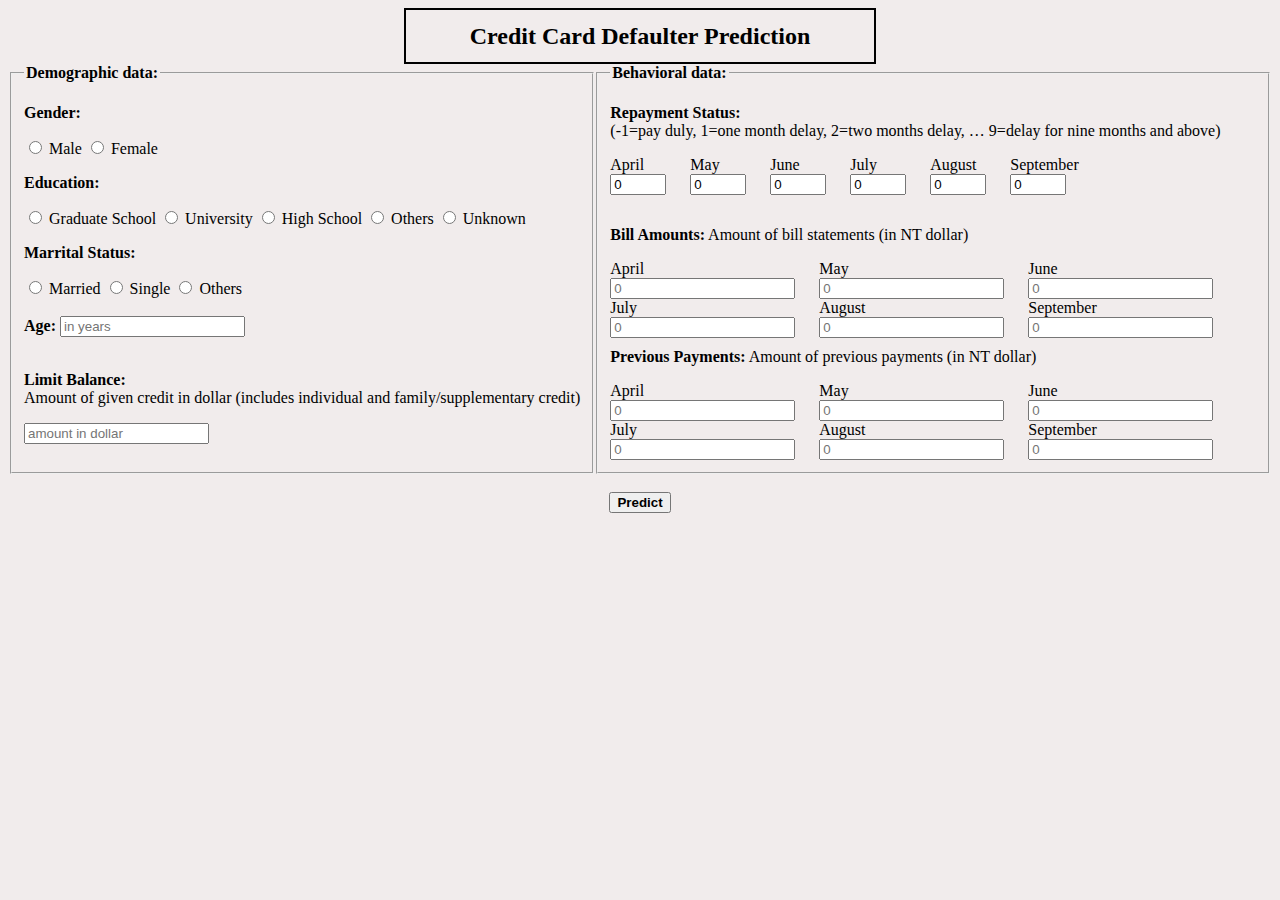
<file: templates/index.html>
<!DOCTYPE html>
<html >
<!--From https://codepen.io/frytyler/pen/EGdtg-->
<head>
  <meta charset="UTF-8">
  <title>credit details</title>
  <link href='https://fonts.googleapis.com/css?family=Pacifico' rel='stylesheet' type='text/css'>
<link href='https://fonts.googleapis.com/css?family=Arimo' rel='stylesheet' type='text/css'>
<link href='https://fonts.googleapis.com/css?family=Hind:300' rel='stylesheet' type='text/css'>
<link href='https://fonts.googleapis.com/css?family=Open+Sans+Condensed:300' rel='stylesheet' type='text/css'>
  
</head>
<style>
body  {
  background-color: #f1ecec;
  
}

.result {
    margin: auto;
    width: 35%;
    border: 2px groove;
}
</style>
<body>
	<body>
		
 <div class="predict">
	<h2 style="margin:auto; width: 35%; padding: 1%; border: 2px solid; text-align: center;">Credit Card Defaulter Prediction</h2>

     <!-- Main Input For Receiving Query to our ML -->
    <form action="{{ url_for('predict')}}"method="post">
		<fieldset style="float:left;height: 390px;">
			<legend><b>Demographic data:</b></legend>
			<p><b>Gender:</b></p>
			<input type="radio" id="male" name="gender" value="1" required="required" />
			<label for="male">Male</label>
			<input type="radio" id="female" name="gender" value="2" required="required" />
			<label for="female">Female</label>
			<br>
		
			<p><b>Education:</b></p>
			<input type="radio" id="graduate_school" name="education" value="1" required="required"/>
			<label for="graduate_school">Graduate School</label>
			<input type="radio" id="university" name="education" value="2" required="required"/>
			<label for="university">University</label>
			<input type="radio" id="high_school" name="education" value="3" required="required"/>
			<label for="high_school">High School</label>
			<input type="radio" id="others" name="education" value="4" required="required"/>
			<label for="others">Others</label>
			<input type="radio" id="unknown" name="education" value="5"required="required"/>
			<label for="unknown">Unknown</label>
			<br>
			<p><b>Marrital Status:</b></p>
			<input type="radio" id="married" name="marriage" value="1"required="required"/>
			<label for="married">Married</label>
			<input type="radio" id="single" name="marriage" value="2" required="required"/>
			<label for="single">Single</label>
			<input type="radio" id="others" name="marriage" value="3" required="required"/>
			<label for="others">Others</label>
			<br>
			<br>
			<label for="age"><b>Age:</b></label>
			<input type="text" name="age" placeholder="in years" required="required" />
			<br>
			<br>
			<p><b>Limit Balance:</b><br>
			Amount of given credit in dollar (includes individual and family/supplementary credit)</p>
			<input type="text" name="limit_bal" placeholder="amount in dollar" required="required" />
			
		</fieldset>
		<fieldset style="height: 390px;">
			<legend><b>Behavioral data:</b></legend>
			<div class="repay_status_parent">
				<p><b>Repayment Status:</b><br>
				(-1=pay duly, 1=one month delay, 2=two months delay, … 9=delay for nine months and above)</p>						
				<div style="float:left; margin-right: 1.5em;">
					<label for="repay_status">April</label><br>
					<input name="pay_6" id="pay_6" min="-2" max="9" type="number" value="0"  required>
				</div>
				<div style="float:left; margin-right: 1.5em;">
					<label for="repay_status">May</label><br>
					<input name="pay_5" id="pay_5" min="-2" max="9" type="number" value="0"  required>
				</div>
				<div style="float:left; margin-right: 1.5em;">
					<label for="repay_status">June</label><br>
					<input name="pay_4" id="pay_4" min="-2" max="9" type="number" value="0" required>
				</div>
				<div style="float:left; margin-right: 1.5em;">
					<label for="repay_status">July</label><br>
					<input name="pay_3" id="pay_3" min="-2" max="9" type="number" value="0" required>
				</div>
				<div style="float:left;margin-right: 1.5em;">
					<label for="repay_status">August</label><br>
					<input name="pay_2" id="pay_2" min="-2" max="9" type="number" value="0" required>
				</div>
				<div style="float:left;">
					<label for="repay_status">September</label><br>
					<input name="pay_0" id="pay_0" min="-2" max="9" type="number" value="0" required>
				</div>
			</div>
			<br>
			<br>
			<br>
			<div class="bill_amount_parent">
				<p><b>Bill Amounts:</b> Amount of bill statements (in NT dollar)</p>
				<div style="float:left; margin-right: 1.5em;">
					<label for="bill_amount">April</label><br>
					<input name="bill_amt6" id="bill_amt6" value="" placeholder="0" type="text" required>
				</div>
				<div style="float:left; margin-right: 1.5em;">
					<label for="bill_amount">May</label><br>
					<input name="bill_amt5" id="bill_amt5" value="" placeholder="0" type="text" required>
				</div>
				<div style="float:left; margin-right: 1.5em;">
					<label for="bill_amount">June</label><br>
					<input name="bill_amt4" id="bill_amt4" value="" placeholder="0" type="text" required>
				</div>
				<div style="float:left; margin-right: 1.5em;">
					<label for="bill_amount">July</label><br>
					<input name="bill_amt3" id="bill_amt3" value="" placeholder="0" type="text" required>
				</div>
				<div style="float:left;margin-right: 1.5em;">
					<label for="bill_amount">August</label><br>
					<input name="bill_amt2" id="bill_amt2" value="" placeholder="0" type="text" required>
				</div>
				<div style="float:left;">
					<label for="bill_amount">September</label><br>
					<input name="bill_amt1" id="bill_amt1" value="" placeholder="0" type="text" required>
				</div>
			</div>
			<br>
			<br>
			<br>
			<br>
			<div class="previous_payments_parent">
				<p><b>Previous Payments:</b> Amount of previous payments (in NT dollar)</p>			
				<div style="float:left; margin-right: 1.5em;">
					<label for="previous_payments">April</label><br>
					<input name="pay_amt6" id="pay_amt6" value="" placeholder="0" type="text" required>
				</div>
				<div style="float:left; margin-right: 1.5em;">
					<label for="previous_payments">May</label><br>
					<input name="pay_amt5" id="pay_amt5" value="" placeholder="0" type="text" required>
				</div>
				<div style="float:left; margin-right: 1.5em;">
					<label for="previous_payments">June</label><br>
					<input name="pay_amt4" id="pay_amt4" value="" placeholder="0" type="text" required>
				</div>
				<div style="float:left; margin-right: 1.5em;">
					<label for="previous_payments">July</label><br>
					<input name="pay_amt3" id="pay_amt3" value="" placeholder="0" type="text" required>
				</div>
				<div style="float:left; margin-right: 1.5em;">
					<label for="previous_payments">August</label><br>
					<input name="pay_amt2" id="pay_amt2" value="" placeholder="0" type="text" required>
				</div>
				<div style="float:left;">
					<label for="previous_payments">September</label><br>
					<input name="pay_amt1" id="pay_amt1" value="" placeholder="0"  type="text" required>
				</div>
			</div>
		</fieldset>
		<br>
		<div style="text-align:center;">
			<button type="submit" class="btn btn-primary btn-block btn-large"><b>Predict</b></button>
		</div>
    </form>
		<br>
		
 </div>




</body>
</html>
</file>
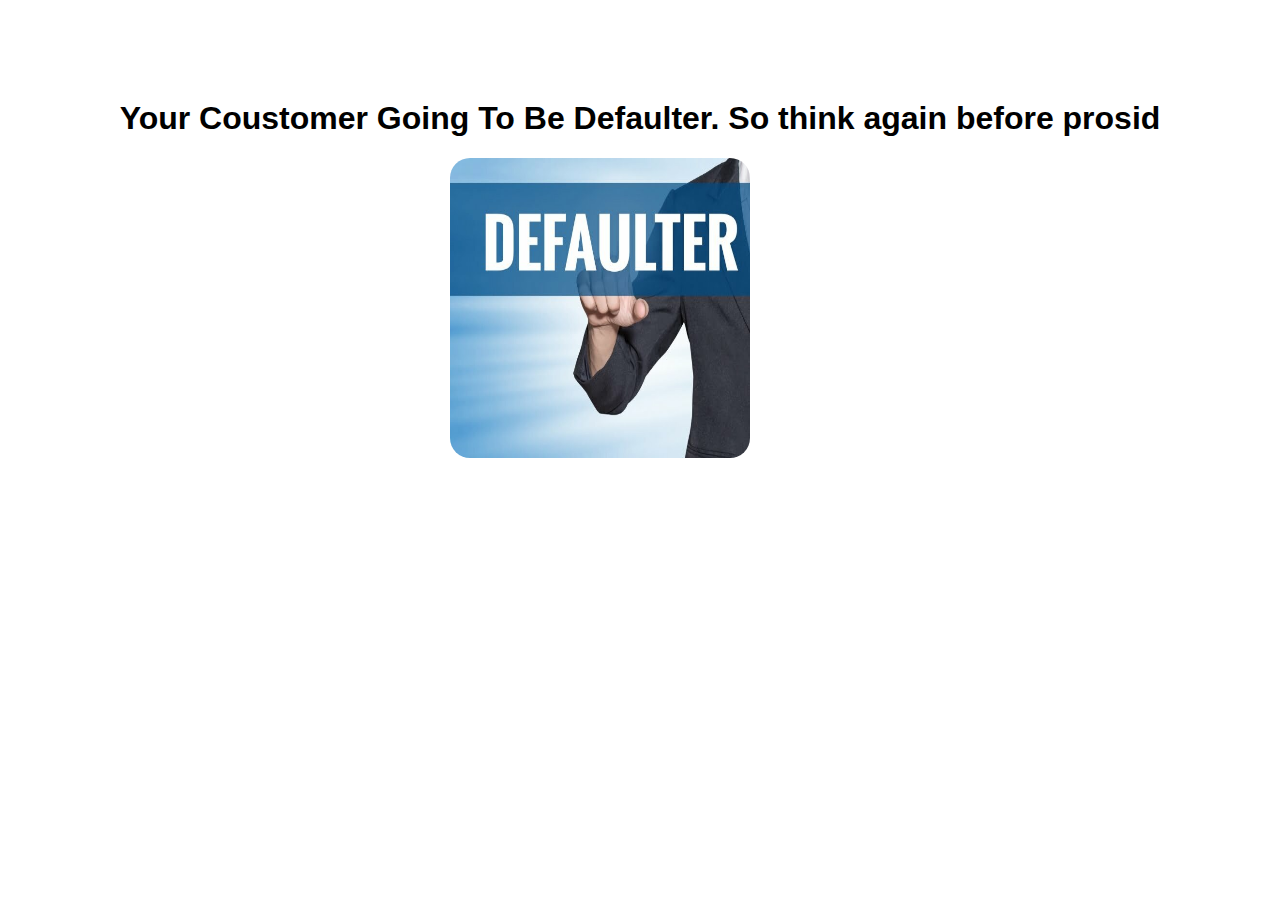
<file: templates/default.html>
<!DOCTYPE html>
<html lang="en">
<head>
    <meta charset="UTF-8">
    <meta http-equiv="X-UA-Compatible" content="IE=edge">
    <meta name="viewport" content="width=device-width, initial-scale=1.0">
    <link href="https://fonts.googleapis.com/css2?family=Poppins:wght@100;400;500;600;700;800;900&display=swap" rel="stylesheet">
    <title>Default</title>
    <style>
        .rainyimg img{
              height: 300px;
              width: 300px;
              margin-left: 35%;
              border-radius: 20px;
        }
       
    </style>
</head>
<body>
    <h1 style="text-align: center; font-size: 3 rem; font-weight: bolder;margin-top: 100px;font-family: sans-serif;">Your Coustomer Going To Be Defaulter. So think again before
        prosid</h1>
    <div class="rainyimg">
        <img src="/static/defaulter.jpg" alt="Amrit" >
    </div>
    
</body>
</html>
</file>
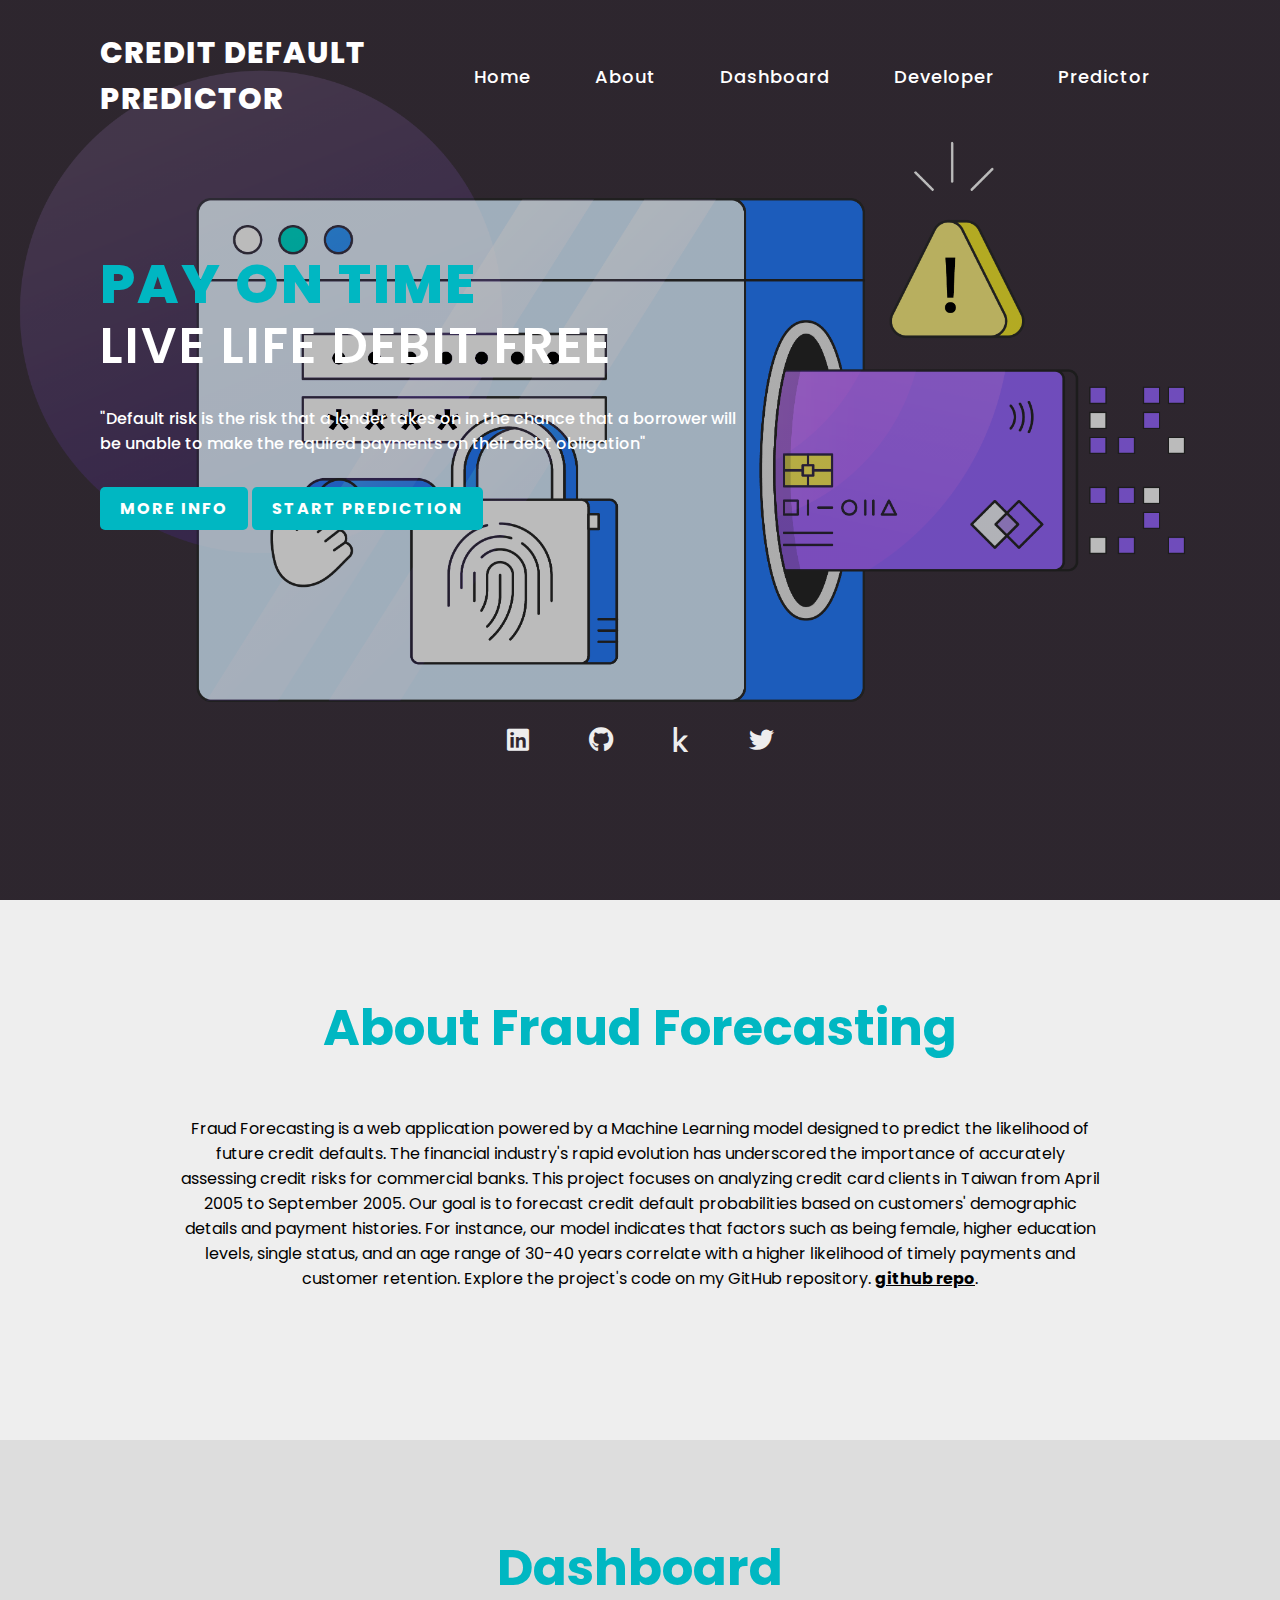
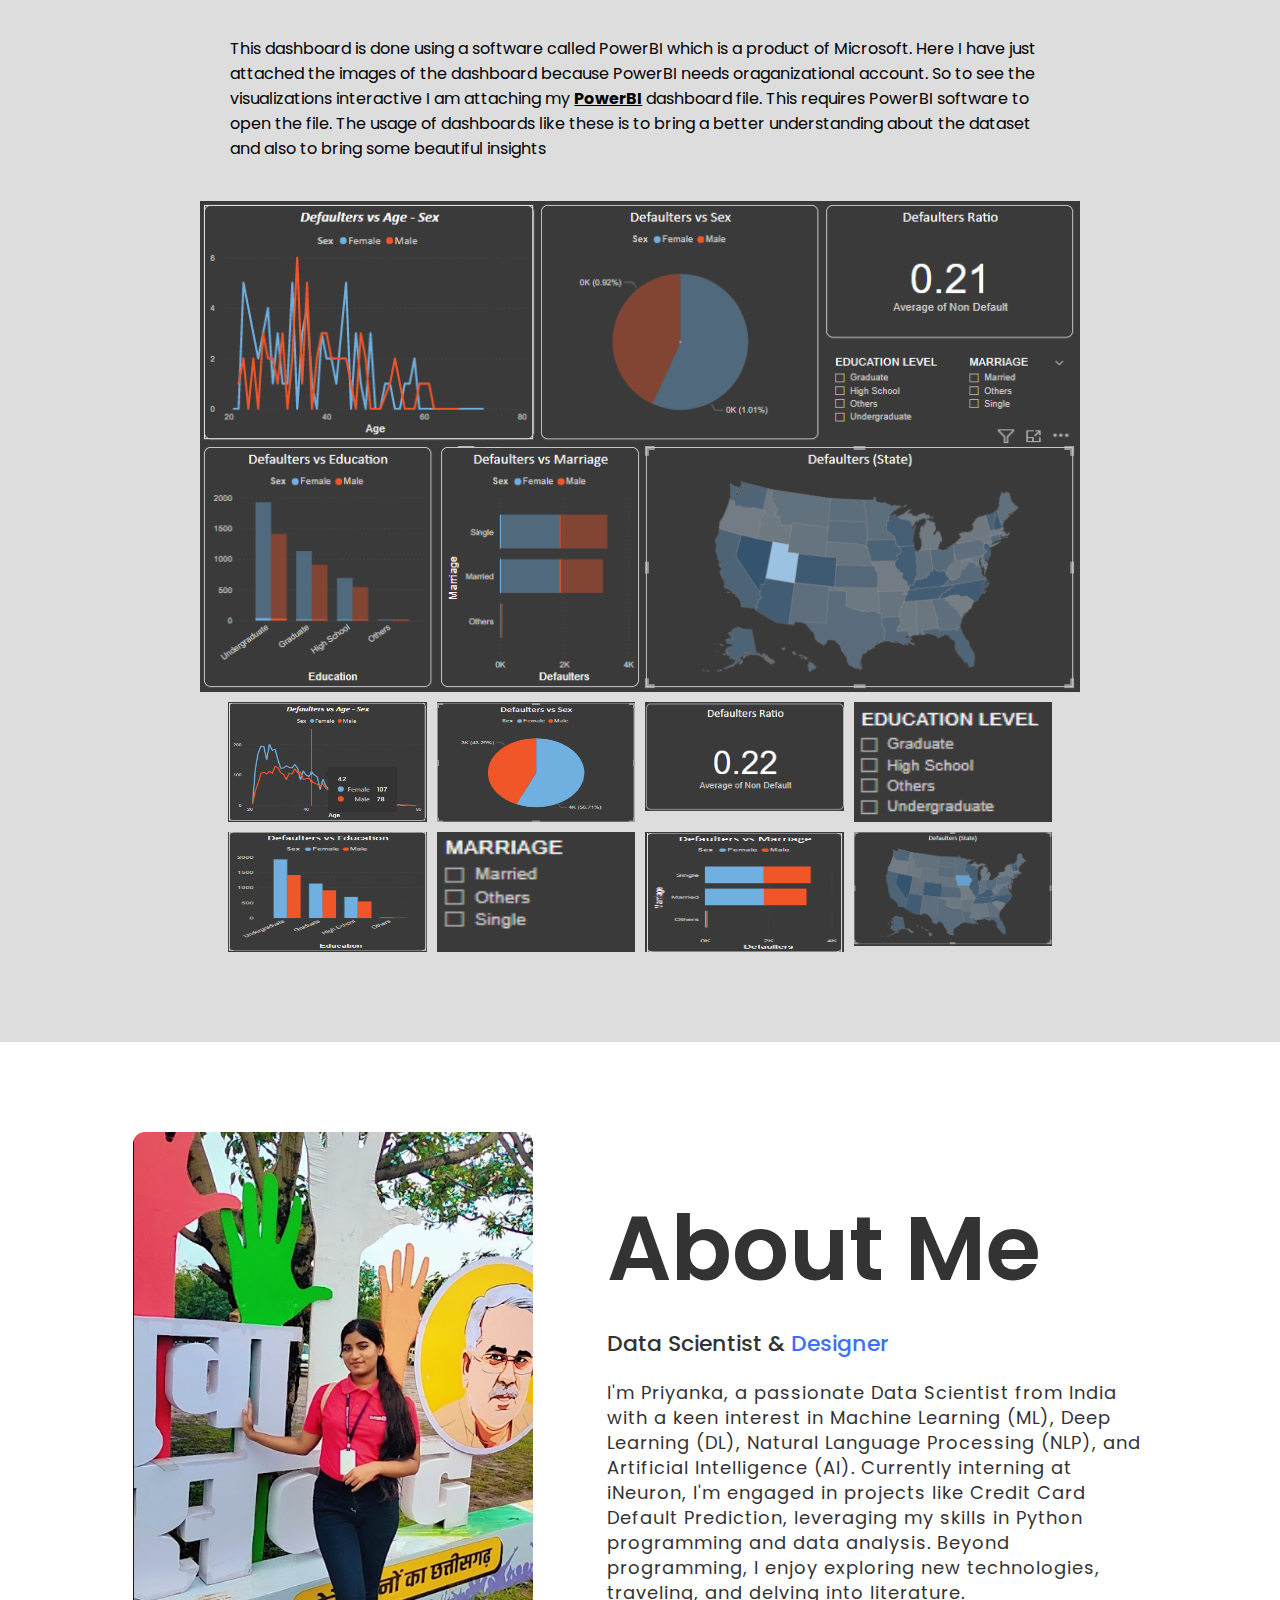
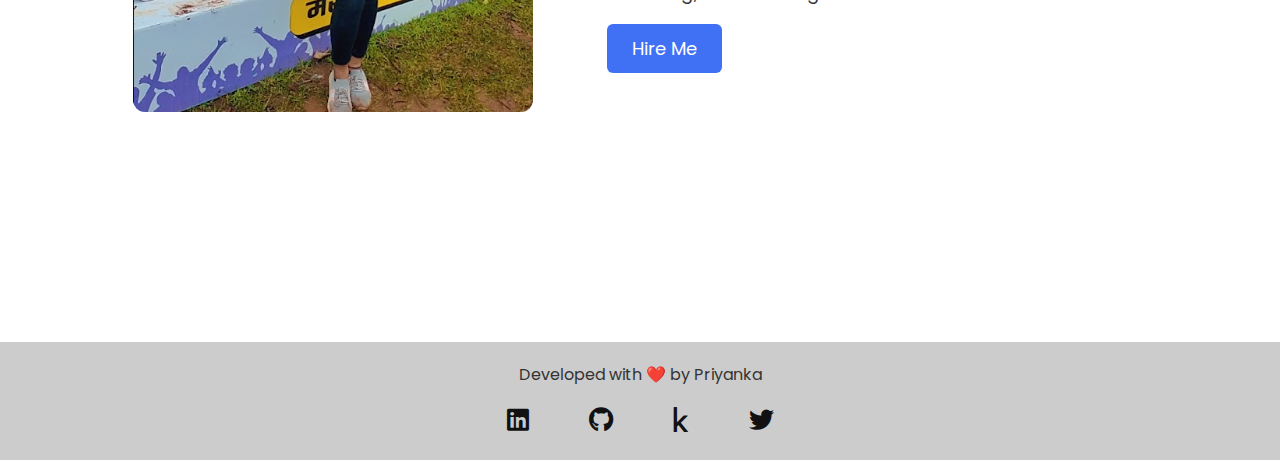
<file: templates/home.html>
<!DOCTYPE html>
<html lang="en" dir="ltr">
  <head>
    <meta charset="utf-8">
    <meta name="viewport" content="width=device-width, initial-scale=1.0">
    <title>Fraud Forecasting</title>
    <link rel="stylesheet" href="/static/style1.css">
    <link rel="stylesheet" href="https://cdnjs.cloudflare.com/ajax/libs/font-awesome/5.14.0/css/all.min.css">
    <meta charset="UTF-8" />
    <meta name="viewport" content="width=device-width, initial-scale=1.0" />
    <meta http-equiv="X-UA-Compatible" content="ie=edge" />
    <link rel="stylesheet" href="/static/style1.css" />
  </head>
  <body>

    <section>
      <input type="checkbox" id="check">
      <header>
        </div>
        <h2><a href="#" class="logo">Credit Default Predictor</a></h2>
        <div class="navigation">
          <a href="#">Home</a>
          <a href="#about">About</a>
          <a href="#dashboard">Dashboard</a>
          <a href="#section-about">Developer</a>
          <a href="/predict">Predictor</a>
        </div>
        <label for="check">
        <i class="fas fa-bars menu-btn"></i>
        <i class="fas fa-times close-btn"></i>
        </label>
      </header>
      <div class="content" style="margin-top: 8%;">
        <div class="info">
          <h2>Pay On Time <br><span>Live life Debit Free</span></h2>
          <p> "Default risk is the risk that a lender takes on in the chance that a borrower will be unable to make the required payments on their debt obligation"</p>
          <a href="#about" class="info-btn">More info</a>
          <a href="/predict" class="info-btn">Start Prediction</a>
        </div>
      </div>
      <div class="media-icons">
        <a href="https://www.linkedin.com/in/j-priyanka-735056305/"><i class="fab fa-linkedin"></i></a>
        <a href="https://github.com/Priyanka302002"><i class="fab fa-github"></i></a>
        <a href="https://www.kaggle.com/gooopiiii"><i class="fab fa-kaggle"></i></a>
        <a href="https://x.com/priyanka153706"><i class="fab fa-twitter"></i></a>
      </div>
    </section>

    <section id="about">
      <h2>About Fraud Forecasting</h2>
      <p class="about-content" style="text-align: center;">Fraud Forecasting is a web application powered by a Machine Learning model designed to predict the likelihood of future credit defaults. The financial industry's rapid evolution has underscored the importance of accurately assessing credit risks for commercial banks. This project focuses on analyzing credit card clients in Taiwan from April 2005 to September 2005. Our goal is to forecast credit default probabilities based on customers' demographic details and payment histories.

        For instance, our model indicates that factors such as being female, higher education levels, single status, and an age range of 30-40 years correlate with a higher likelihood of timely payments and customer retention. Explore the project's code on my GitHub repository. <a href="" style="color: black; font-weight: bold;">github repo</a>.
      
      
      </p>
    </section>

    <section id="dashboard">
      <h2>Dashboard</h2>
      <p>This dashboard is done using a software called PowerBI which is a product of Microsoft.
        Here I have just attached the images of the dashboard because PowerBI needs oraganizational
        account. So to see the visualizations interactive I am attaching my <a href="../static/Defaulter Dashboard.pbix" style="color: black; font-weight: bold;">PowerBI</a>
        dashboard file. This requires PowerBI software to open the file. The usage of dashboards like
        these is to bring a better understanding about the dataset and also to bring some beautiful insights</p>
      <img class="dashboard-image" src="../static/dashboard.png" alt="1">
      <div>
        <img src="../static/1.png" alt="2">
        <img src="../static/2.png" alt="3">
        <img src="../static/3.png" alt="4">
        <img src="../static/4.png" alt="5">
        <img src="../static/5.png" alt="6">
        <img src="../static/6.png" alt="7">
        <img src="../static/7.png" alt="8">
        <img src="../static/8.png" alt="9">
      </div>
    </section>
    
    <section class="about-us" id="section-about">
      <div class="about">
        <img src="/static/priyanka.png" class="pic" />
        <div class="text">
          <h2>About Me</h2>
          <h5>Data Scientist & <span>Designer</span></h5>
          <p>I'm Priyanka, a passionate Data Scientist from India with a keen interest in Machine Learning (ML), Deep Learning (DL), Natural Language Processing (NLP), and Artificial Intelligence (AI). Currently interning at iNeuron, I'm engaged in projects like Credit Card Default Prediction, leveraging my skills in Python programming and data analysis. Beyond programming, I enjoy exploring new technologies, traveling, and delving into literature.</p>
          <div class="data">
            <a href="https://www.linkedin.com/in/j-priyanka-735056305/" class="hire">Hire Me</a>
          </div>
        </div>
      </div>
    </section>
    

    <footer>
      <p>
        Developed with ❤️ by Priyanka 
      </p> 
      <div class="media-icons">
        <a href="https://www.linkedin.com/in/j-priyanka-735056305/"><i class="fab fa-linkedin"></i></a>
        <a href="https://github.com/Priyanka302002"><i class="fab fa-github"></i></a>
        <a href="https://www.kaggle.com/gooopiiii"><i class="fab fa-kaggle"></i></a>
        <a href="https://x.com/priyanka153706"><i class="fab fa-twitter"></i></a>

      </div>
    </footer>

  </body>
</html>
</file>
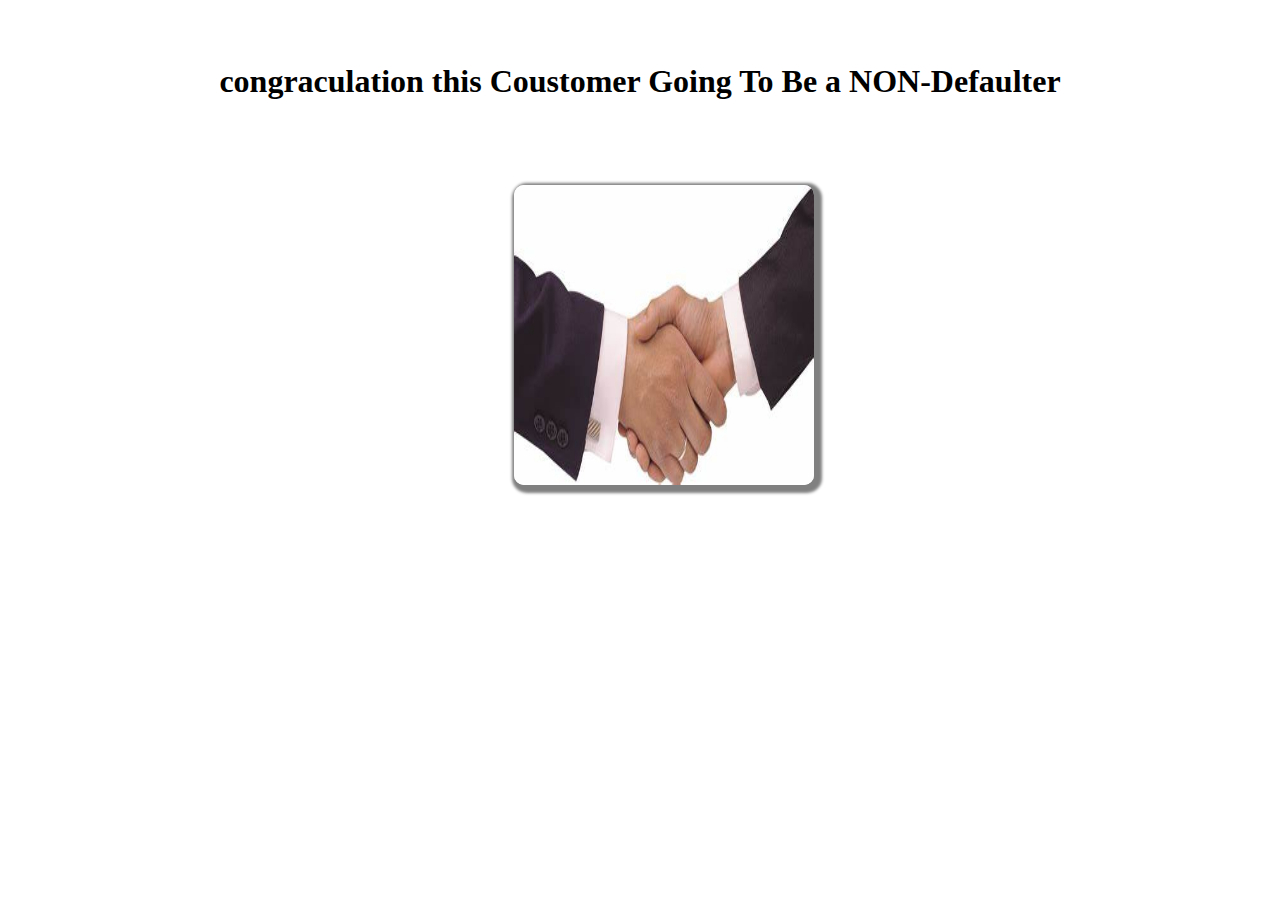
<file: templates/non_default.html>
<!DOCTYPE html>
<html lang="en">
<head>
    <meta charset="UTF-8">
    <meta http-equiv="X-UA-Compatible" content="IE=edge">
    <meta name="viewport" content="width=device-width, initial-scale=1.0">
    <link href="https://fonts.googleapis.com/css2?family=Poppins:wght@100;400;500;600;700;800;900&display=swap" rel="stylesheet">
    <title>Non-Default</title>
    <style>
        .rainyimg img{
            height: 300px;
            width: 300px;
            margin-left: 40%;
            margin-top: 5%;
            border-radius: 10px;
            box-shadow: 3px 3px 3px 5px grey;
        }
    </style>
</head>
<body>
    <h1 style="text-align: center; font-size: 3 rem; font-weight: bolder;margin-top: 5%;">congraculation this Coustomer Going To Be a NON-Defaulter</h1>
    <div class="rainyimg">
        <img src="/static/non defaulter.jpg" alt="Amrit">
    </div>
    
</body>
</html>
</file>
<file: static/style1.css>
@import url("https://fonts.googleapis.com/css2?family=Poppins:wght@200;300;400;500;600;700;800;900&display=swap");

* {
	margin: 0;
	padding: 0;
	box-sizing: border-box;
	font-family: "Poppins", sans-serif;
	scroll-behavior: smooth;
	scrollbar-width: thin;
	--primary-color: #00b7c2;
}

section {
	position: relative;
	width: 100%;
	min-height: 100vh;
	display: flex;
	flex-direction: column;
}

section a {
	color: #fff;
}

section:nth-child(1) {
	justify-content: flex-start;
	background: linear-gradient(#0004, #0004),
		url("/static/wp6871380.webp")
			no-repeat;
	background-size: cover;
	background-position: center;
	color: #fff;
}

section:nth-child(1) .media-icons i {
	color: var(--primary-color);
	color: #eee;
}

#about {
	background-color: #eee;
	min-height: 60vh;
	padding: 7% 10%;
}

#info {
	display: flex;
	flex-direction: row;
	align-items: center;
	background-color: #eee;
	min-height: 95vh;
}

#dashboard {
	padding: 7% 10%;
	background-color: #ddd;
}

#dashboard h2 {
	margin-bottom: 30px;
}

#dashboard p {
	margin-bottom: 40px;
	padding: 0 10%;
}

#dashboard img {
	max-height: 85vh;
}

#dashboard div {
	margin-top: 10px;
	padding: 0 100px;
	display: grid;
	grid-gap: 10px;
	grid-template-columns: 1fr 1fr 1fr 1fr;
}

#dashboard div img {
	width: 100%;
	max-height: 120px;
}

.dashboard-image {
	padding: 0 7%;
}

#about > div,
#info > div {
	display: flex;
	align-items: center;
	flex-direction: column;
	width: 50%;
}

#about > div img,
#info > div img {
	height: 70vh;
	width: 70%;
	object-fit: cover;
	border-radius: 50%;
}

#about h2,
#info h2,
#dashboard h2 {
	text-align: center;
	color: var(--primary-color);
	font-size: 50px;
}

#info > div > img {
	max-width: 75%;
	height: 75vh;
}

.about-content {
	padding: 0 50px;
	margin-top: 50px;
}

header {
	position: relative;
	top: 0;
	width: 100%;
	padding: 30px 100px;
	display: flex;
	justify-content: space-between;
	align-items: center;
}

label {
	display: none;
}

header .logo {
	position: relative;
	font-size: 30px;
	text-decoration: none;
	text-transform: uppercase;
	font-weight: 800;
	letter-spacing: 1px;
}

.navigation{
	width: 100%;
	margin-left: 5%;
	
}


header .navigation a {
	font-size: 18px;
	text-decoration: none;
	font-weight: 500;
	letter-spacing: 1px;
	padding: 2px 15px;
	border-radius: 20px;
	display: inline-block;
	transition: 0.3s;
	transition-property: background;
}

header .navigation a:not(:last-child) {
	margin-right: 30px;
}

header .navigation a:hover {
	background: #333;
}

.content {
	max-width: 650px;
	margin: 60px 100px;
}

.content .info h2 {
	color: var(--primary-color);
	font-size: 55px;
	text-transform: uppercase;
	font-weight: 800;
	letter-spacing: 2px;
	line-height: 60px;
	margin-bottom: 30px;
}

.content .info h2 span {
	color: #fff;
	font-size: 50px;
	font-weight: 600;
}

.content .info p {
	font-size: 16px;
	font-weight: 500;
	margin-bottom: 40px;
}

.content .info-btn {
	color: #fff;
	background: var(--primary-color);
	text-decoration: none;
	text-transform: uppercase;
	font-weight: 700;
	letter-spacing: 2px;
	padding: 10px 20px;
	border-radius: 5px;
	transition: 0.3s;
	transition-property: background;
}

.content .info-btn:hover {
	background: #0c4f60;
}

.media-icons {
	display: flex;
	justify-content: center;
	align-items: center;
	margin: auto;
}

.media-icons a {
	position: relative;
	color: #111;
	font-size: 25px;
	transition: 0.3s;
	transition-property: transform;
}

.media-icons a:not(:last-child) {
	margin-right: 60px;
}

.media-icons a:hover {
	transform: scale(1.5);
}

#check {
	z-index: 3;
	display: none;
}

footer {
	background-color: #ccc;
	display: flex;
	flex-direction: column;
	align-items: center;
	justify-content: center;
	padding: 20px;
	color: #333;
}

footer p {
	margin-bottom: 15px;
}

/* Responsive CSS */

@media (max-width: 960px) {
	header .navigation {
		display: none;
	}

	label {
		display: block;
		font-size: 25px;
		cursor: pointer;
		transition: 0.3s;
		transition-property: color;
	}

	label:hover {
		color: #fff;
	}

	label .close-btn {
		display: none;
	}

	#check:checked ~ header .navigation {
		z-index: 2;
		position: fixed;
		top: 0;
		bottom: 0;
		left: 0;
		right: 0;
		background: rgba(114, 223, 255, 0.9);
		display: flex;
		flex-direction: column;
		justify-content: center;
		align-items: center;
	}

	#check:checked ~ header .navigation a {
		font-weight: 700;
		margin-right: 0;
		margin-bottom: 50px;
		letter-spacing: 2px;
	}

	#check:checked ~ header label .close-btn {
		z-index: 2;
		position: fixed;
		display: block;
	}

	#check:checked ~ header label .menu-btn {
		display: none;
	}

	label .menu-btn {
		position: absolute;
	}

	header .logo {
		position: absolute;
		bottom: -6px;
	}

	.content {
		margin: 10% 35px;
	}

	.content .info h2 {
		font-size: 45px;
		line-height: 50px;
	}

	.content .info h2 span {
		font-size: 40px;
		font-weight: 600;
	}

	.content .info p {
		font-size: 15px;
	}

	#about {
		padding: 10% 35px;
	}

	#about p,
	#info p {
		font-size: 15px;
	}

	#info {
		flex-direction: column;
	}

	#info div {
		width: 100vw;
		padding: 10% 35px;
	}

	#info div img {
		height: auto;
		width: auto;
		max-height: 50vh;
		max-width: 100%;
	}

	.about-content {
		padding: unset;
	}
}

@media (max-width: 560px) {
	.content .info h2 {
		font-size: 35px;
		line-height: 40px;
	}

	.content .info h2 span {
		font-size: 30px;
		font-weight: 600;
	}

	.content .info p {
		font-size: 14px;
	}
}

@import url("https://fonts.googleapis.com/css2?family=Poppins:wght@200;300;400;500&display=swap");

* {
  margin: 0;
  padding: 0;
  box-sizing: border-box;
  font-family: "Poppins", sans-serif;
}

.about-us {
  display: flex;
  align-items: center;
  height: 100vh;
  width: 100%;
  padding: 90px 0;
  background: #fff;
}

.pic {
  height: auto;
  width: 400px;
  border-radius: 12px;
}

.about {
  width: 1130px;
  max-width: 85%;
  margin: 0 auto;
  display: flex;
  align-items: center;
  justify-content: space-around;
}

.text {
  width: 540px;
}

.text h2 {
  color: #333;
  font-size: 90px;
  font-weight: 600;
  margin-bottom: 10px;
}

.text h5 {
  color: #333;
  font-size: 22px;
  font-weight: 500;
  margin-bottom: 20px;
}

span {
  color: #4070f4;
}

.text p {
  color: #333;
  font-size: 18px;
  line-height: 25px;
  letter-spacing: 1px;
}

.data {
  margin-top: 30px;
}

.hire {
  font-size: 18px;
  background: #4070f4;
  color: #fff;
  text-decoration: none;
  border: none;
  padding: 12px 25px;
  border-radius: 6px;
  transition: 0.5s;
}

.hire:hover {
  background: #000;
}
</file>
